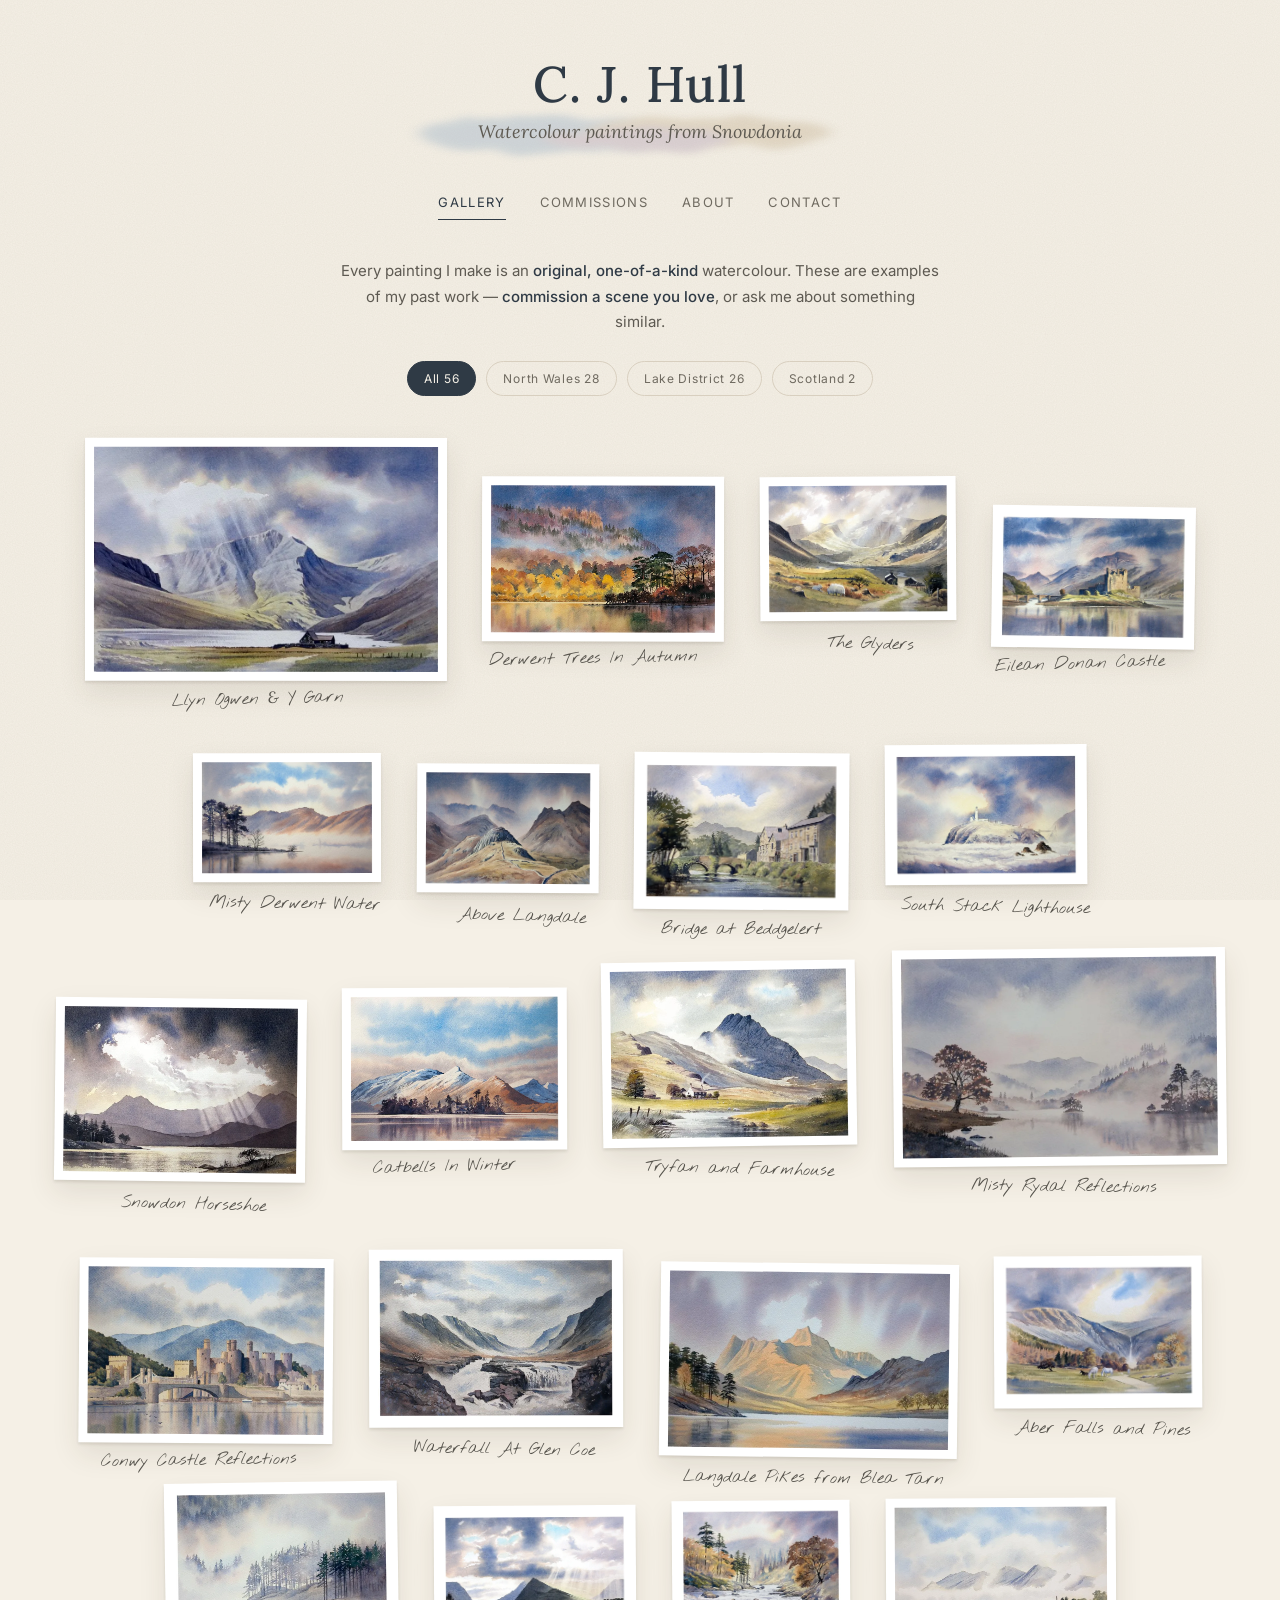
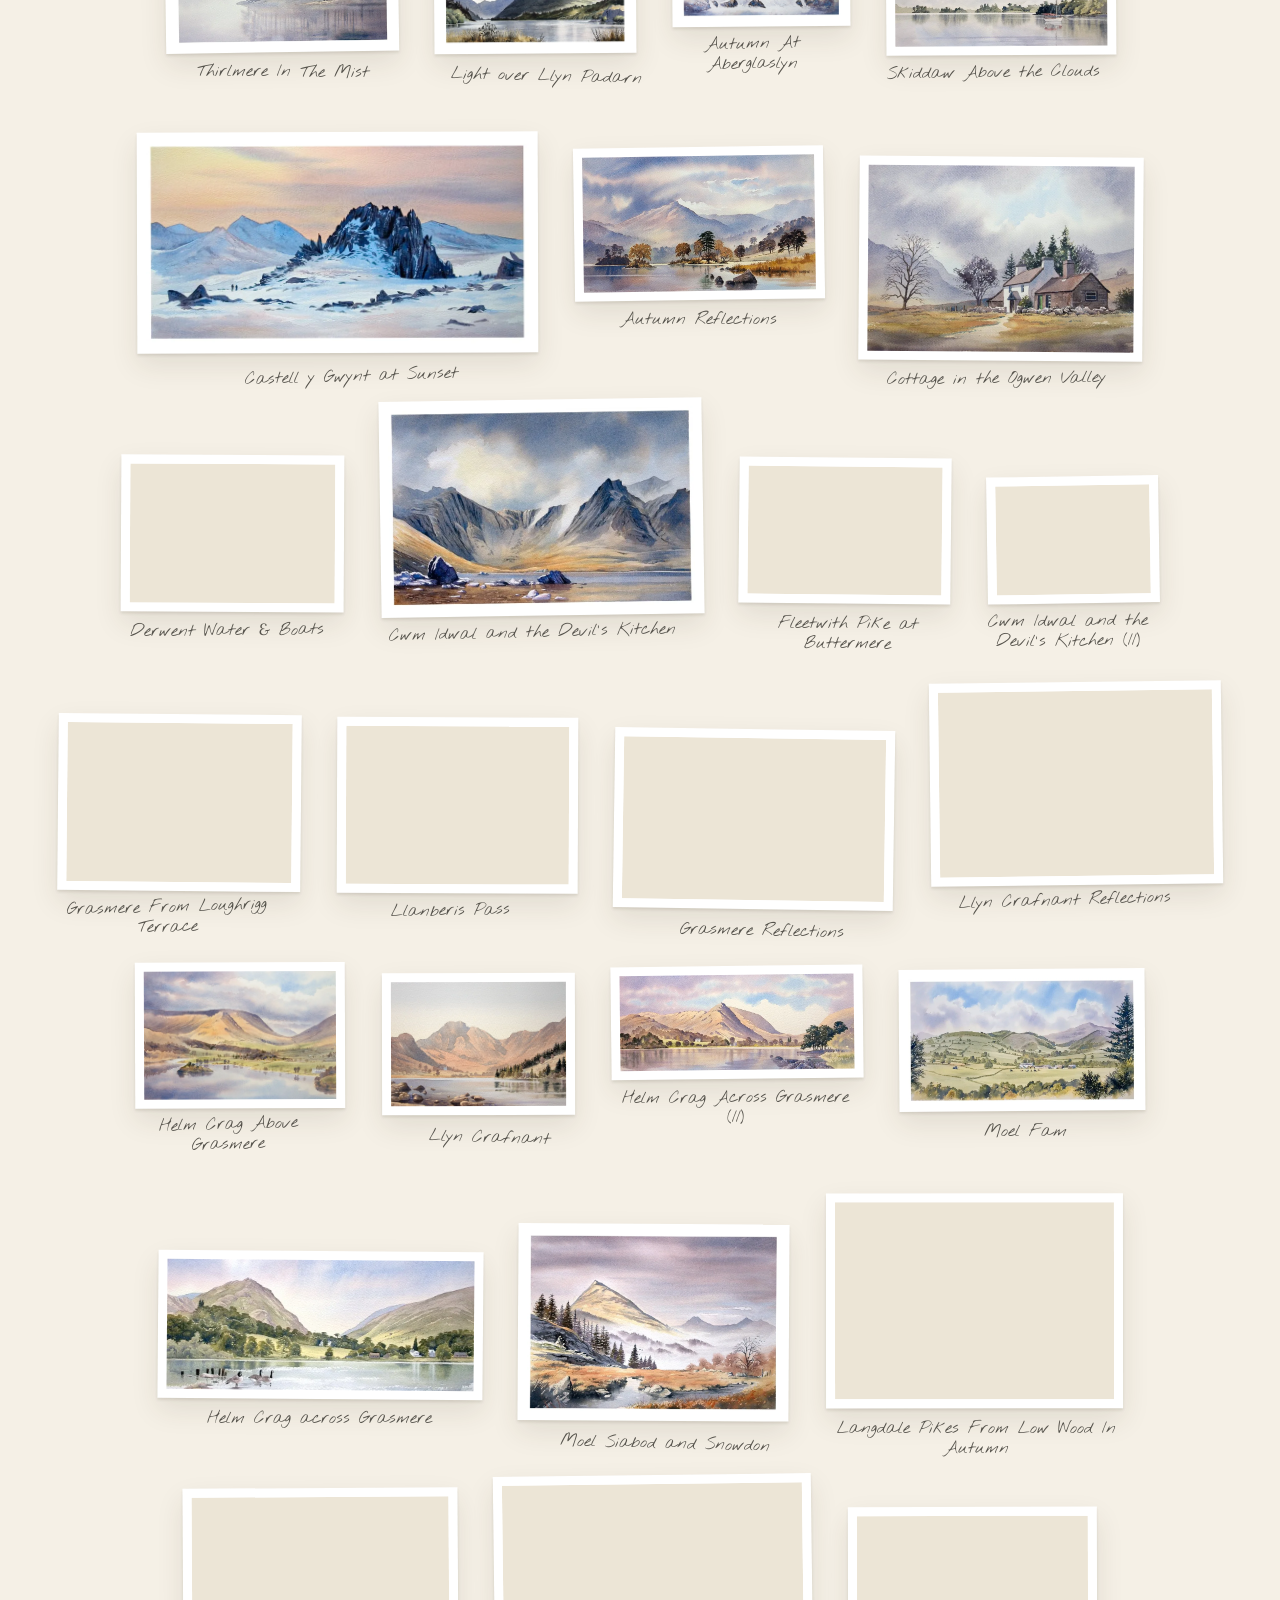
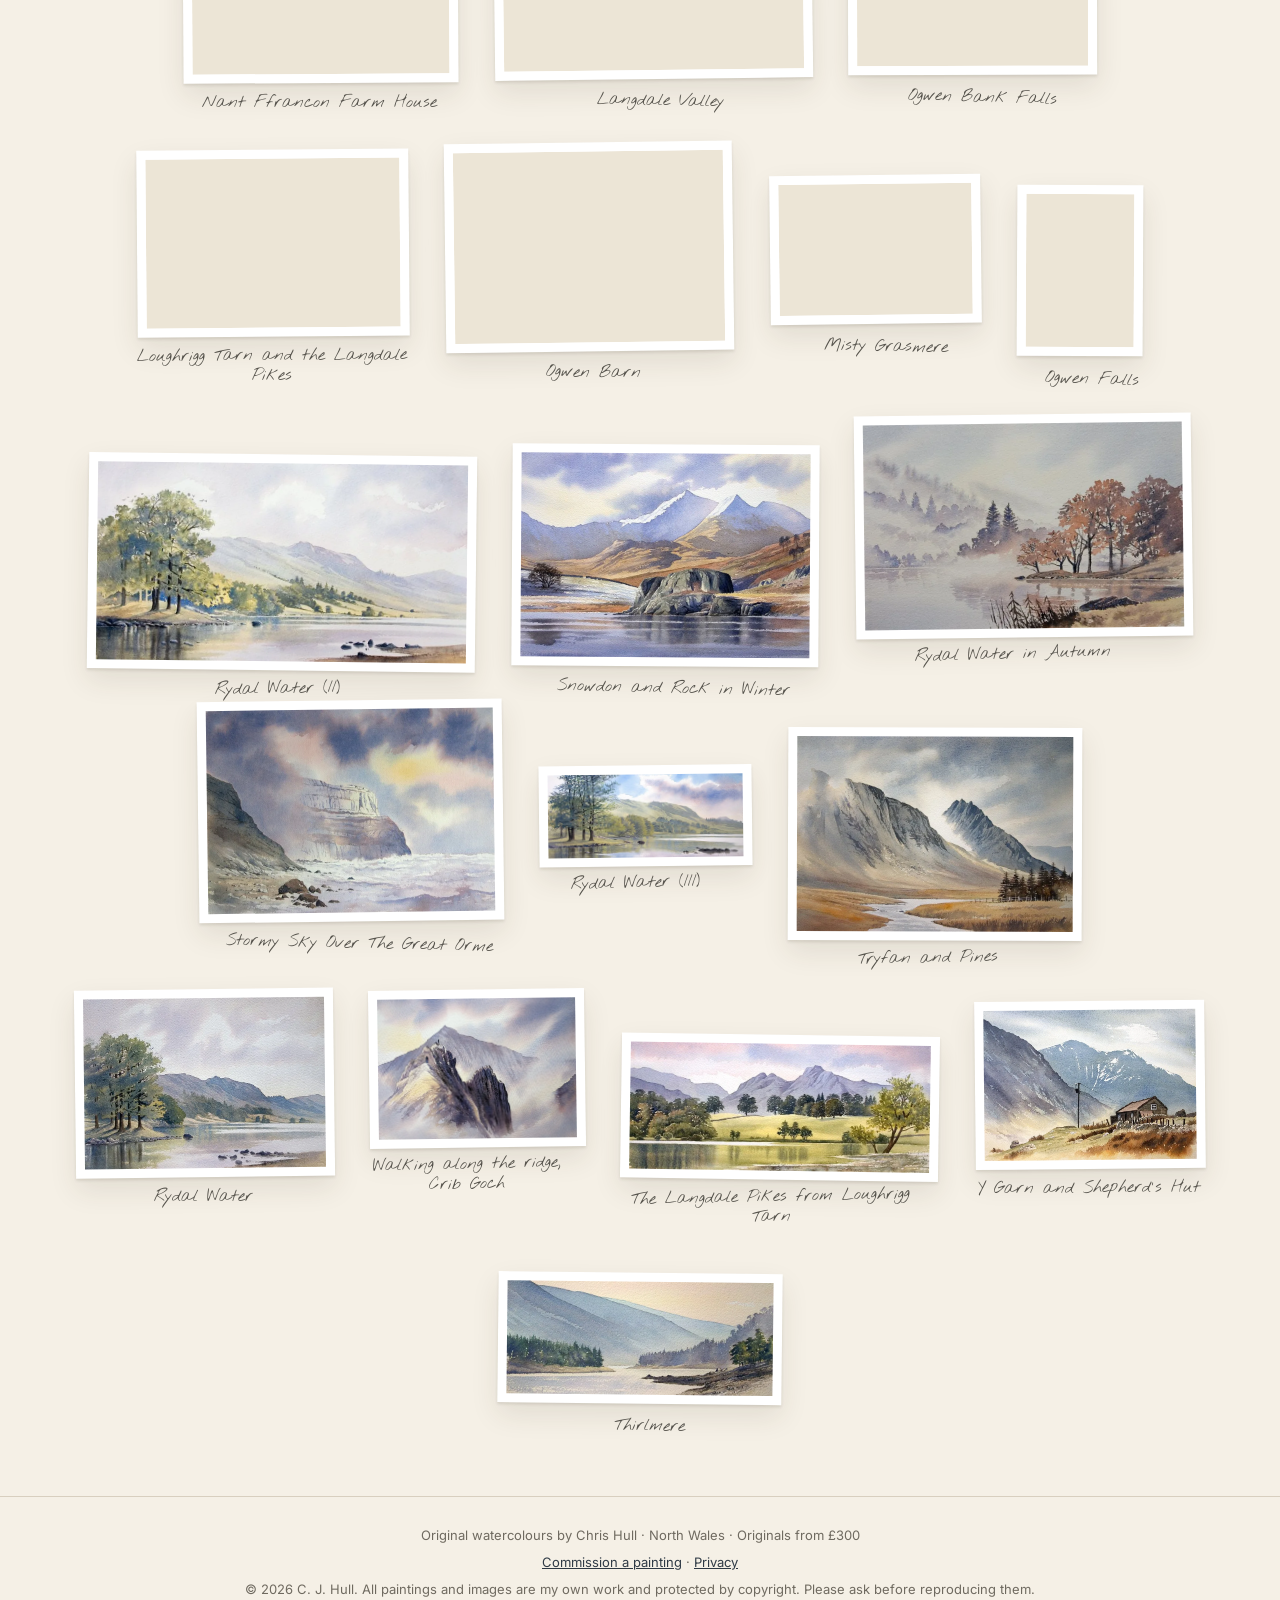
<file: index.html>
<!doctype html>
<html lang="en-GB">
<head>
<meta charset="utf-8">
<meta name="viewport" content="width=device-width, initial-scale=1">
<title>C. J. Hull – Original Watercolour Paintings of Snowdonia &amp; the Lake District</title>
<meta name="description" content="Original, one-of-a-kind watercolour paintings by North Wales artist Chris Hull. Browse past work from Snowdonia, the Lake District and Scotland, and commission a scene you love.">
<meta name="robots" content="noai, noimageai">
<link rel="canonical" href="https://www.chrishull.co.uk/">
<meta property="og:type" content="website">
<meta property="og:site_name" content="C. J. Hull Watercolours">
<meta property="og:locale" content="en_GB">
<meta property="og:title" content="C. J. Hull – Original Watercolour Paintings of Snowdonia &amp; the Lake District">
<meta property="og:description" content="Original, one-of-a-kind watercolour paintings by North Wales artist Chris Hull. Browse past work from Snowdonia, the Lake District and Scotland, and commission a scene you love.">
<meta property="og:url" content="https://www.chrishull.co.uk/">
<meta property="og:image" content="https://www.chrishull.co.uk/assets/og-image.jpg">
<meta property="og:image:width" content="1200">
<meta property="og:image:height" content="630">
<meta property="og:image:alt" content="C. J. Hull, original watercolour paintings, beside a framed watercolour of Llyn Ogwen and Y Garn">
<meta name="twitter:card" content="summary_large_image">
<meta name="theme-color" content="#f5f0e6">
<link rel="icon" href="favicon.ico" sizes="32x32">
<link rel="icon" href="assets/icons/favicon.svg" type="image/svg+xml">
<link rel="apple-touch-icon" href="assets/icons/apple-touch-icon.png">
<script type="application/ld+json">{"@context": "https://schema.org", "@type": "Person", "name": "Chris Hull", "alternateName": "C. J. Hull", "jobTitle": "Watercolour artist", "url": "https://www.chrishull.co.uk/", "image": "https://www.chrishull.co.uk/profile/chris-sketching-in-the-snow.jpg", "description": "Watercolour artist based in North Wales, on the edge of Snowdonia National Park, painting original landscapes and commissions.", "address": {"@type": "PostalAddress", "addressRegion": "North Wales", "addressCountry": "GB"}, "award": "Welsh Regional Final winner and grand finalist, Channel 4's Watercolour Challenge"}</script>
<link rel="preload" href="assets/fonts/lora-latin-500-normal.woff2" as="font" type="font/woff2" crossorigin>
<link rel="preload" href="assets/fonts/inter-latin-400-normal.woff2" as="font" type="font/woff2" crossorigin>
<link rel="stylesheet" href="assets/css/site.css">
</head>
<body>
<a class="skip-link" href="#main">Skip to paintings</a>

<header class="site-header">
  <div class="brand">
    <a class="mark" href="./">C. J. Hull</a>
    <p class="tagline">Watercolour paintings from Snowdonia</p>
    <svg class="wash" viewBox="0 0 900 260" preserveAspectRatio="none" aria-hidden="true" focusable="false">
      <defs><filter id="wash-blur" x="-20%" y="-40%" width="140%" height="180%"><feTurbulence type="fractalNoise" baseFrequency=".012" numOctaves="3" seed="4"/><feDisplacementMap in="SourceGraphic" scale="60"/><feGaussianBlur stdDeviation="14"/></filter></defs>
      <g filter="url(#wash-blur)" opacity=".5"><ellipse cx="330" cy="130" rx="260" ry="70" fill="#9fb4c7"/><ellipse cx="560" cy="120" rx="220" ry="60" fill="#c9b79a"/><ellipse cx="450" cy="150" rx="160" ry="40" fill="#b8a7b8"/></g>
    </svg>
  </div>
  <nav class="site-nav" aria-label="Main">
    <ul>
      <li><a href="./" aria-current="page">Gallery</a></li>
      <li><a href="commissions.html">Commissions</a></li>
      <li><a href="about.html">About</a></li>
      <li><a href="contact.html">Contact</a></li>
    </ul>
  </nav>
</header>

<main id="main">
  <h1 class="visually-hidden">Gallery of original watercolour paintings</h1>
  <p class="intro">Every painting I make is an <strong>original, one-of-a-kind</strong> watercolour. These are examples of my past work — <strong>commission a scene you love</strong>, or ask me about something similar.</p>

  <ul class="filters" aria-label="Filter paintings by region">
    <li><button type="button" data-filter="all" aria-pressed="true">All</button></li>
    <li><button type="button" data-filter="north-wales" aria-pressed="false">North Wales</button></li>
    <li><button type="button" data-filter="lake-district" aria-pressed="false">Lake District</button></li>
    <li><button type="button" data-filter="scotland" aria-pressed="false">Scotland</button></li>
  </ul>

  <ul class="gallery" id="gallery" aria-live="polite"></ul>
  <noscript><p class="gallery-empty">The gallery needs JavaScript to load. Please enable it, or <a href="contact.html">get in touch</a>.</p></noscript>
</main>

<dialog class="lightbox" id="lightbox" aria-labelledby="lb-title">
  <p class="lb-count" id="lb-count"></p>
  <div class="lb-stage" id="lb-stage">
    <div class="frame"><picture><source id="lb-webp" type="image/webp"><img class="lb-img" id="lb-img" alt=""></picture></div>
  </div>
  <div class="lb-info">
    <h2 class="lb-title" id="lb-title"></h2>
    <p class="lb-meta" id="lb-meta"></p>
    <a class="btn" id="lb-enquire" href="contact.html">Enquire about a painting like this</a>
  </div>
  <button type="button" class="lb-btn lb-close" id="lb-close" aria-label="Close">
    <svg viewBox="0 0 24 24" fill="none" stroke="currentColor" stroke-width="1.6" aria-hidden="true"><path d="M6 6l12 12M18 6L6 18"/></svg>
  </button>
  <button type="button" class="lb-btn lb-prev" id="lb-prev" aria-label="Previous painting">
    <svg viewBox="0 0 24 24" fill="none" stroke="currentColor" stroke-width="1.6" aria-hidden="true"><path d="M15 5l-7 7 7 7"/></svg>
  </button>
  <button type="button" class="lb-btn lb-next" id="lb-next" aria-label="Next painting">
    <svg viewBox="0 0 24 24" fill="none" stroke="currentColor" stroke-width="1.6" aria-hidden="true"><path d="M9 5l7 7-7 7"/></svg>
  </button>
</dialog>

<footer class="site-footer">
  <p>Original watercolours by Chris Hull · North Wales · Originals from £300</p>
  <p><a href="commissions.html">Commission a painting</a> · <a href="privacy.html">Privacy</a></p>
  <p>© <span id="year">2026</span> C. J. Hull. All paintings and images are my own work and protected by copyright. Please ask before reproducing them.</p>
</footer>

<script src="assets/js/site.js" defer></script>
<script src="assets/js/gallery.js" defer></script>
</body>
</html>
</file>
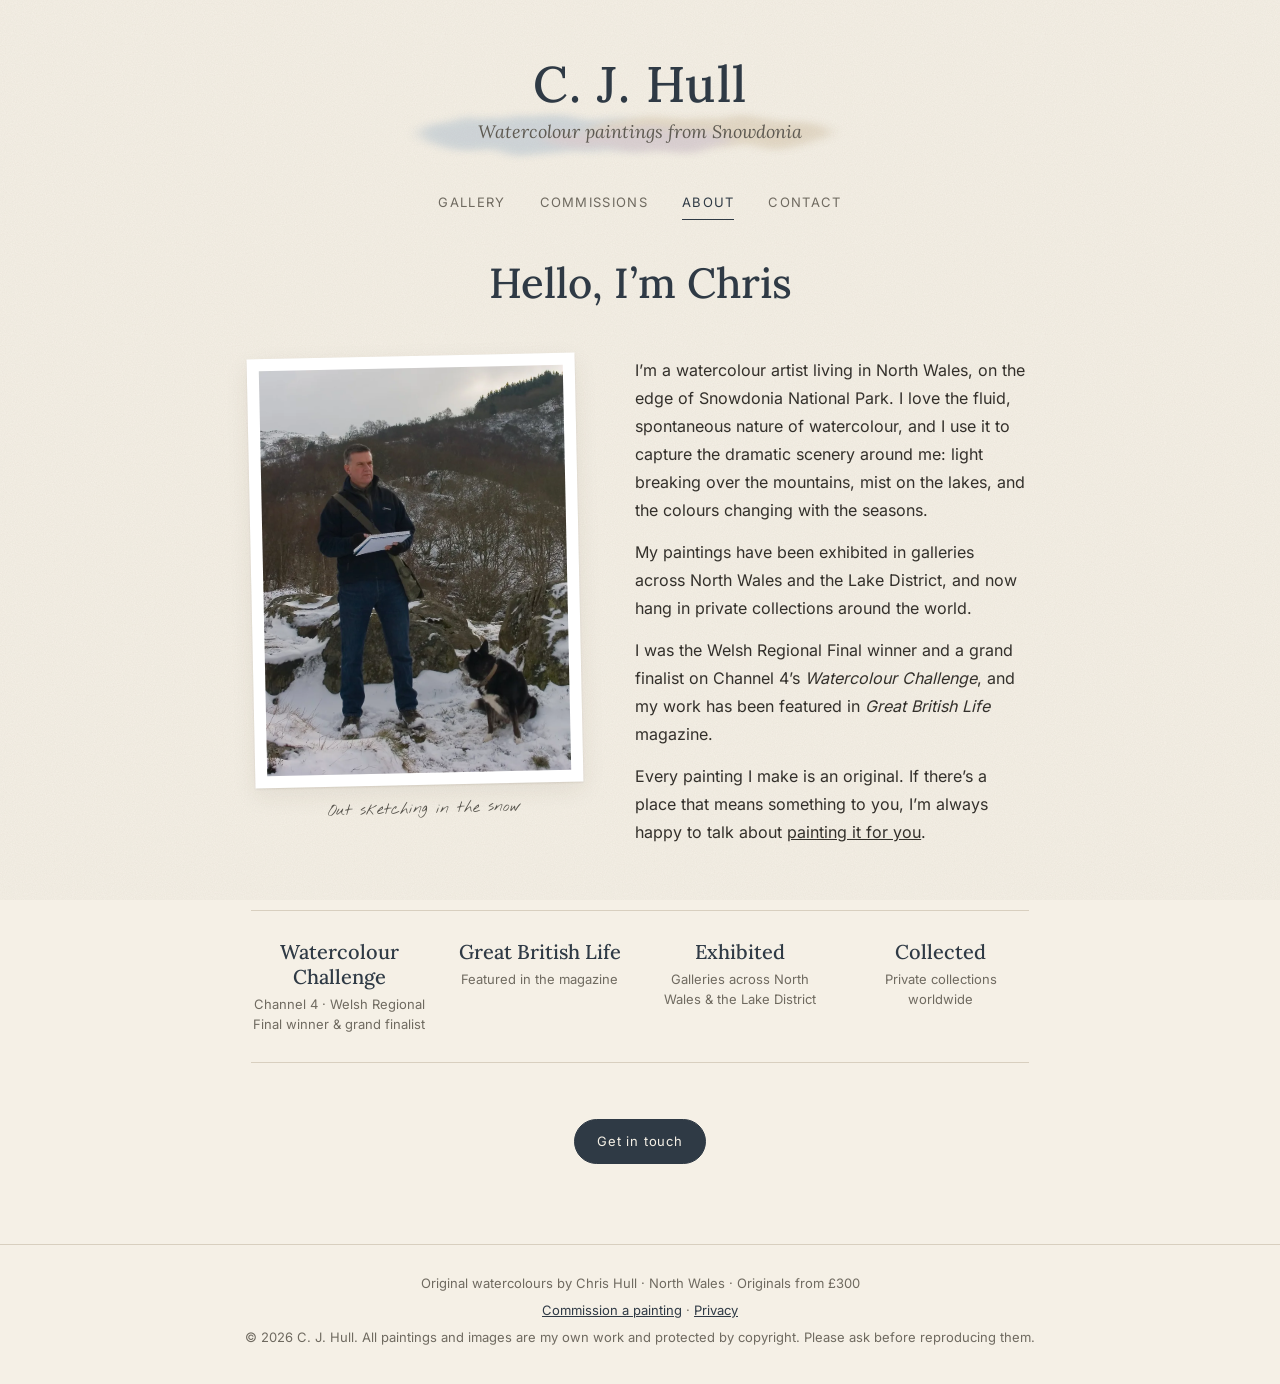
<file: about.html>
<!doctype html>
<html lang="en-GB">
<head>
<meta charset="utf-8">
<meta name="viewport" content="width=device-width, initial-scale=1">
<title>About Chris Hull – Watercolour Artist, North Wales</title>
<meta name="description" content="Chris Hull is a watercolour artist based on the edge of Snowdonia. Welsh Regional Final winner and grand finalist on Channel 4’s Watercolour Challenge.">
<meta name="robots" content="noai, noimageai">
<link rel="canonical" href="https://www.chrishull.co.uk/about.html">
<meta property="og:type" content="website">
<meta property="og:site_name" content="C. J. Hull Watercolours">
<meta property="og:locale" content="en_GB">
<meta property="og:title" content="About Chris Hull – Watercolour Artist, North Wales">
<meta property="og:description" content="Chris Hull is a watercolour artist based on the edge of Snowdonia. Welsh Regional Final winner and grand finalist on Channel 4’s Watercolour Challenge.">
<meta property="og:url" content="https://www.chrishull.co.uk/about.html">
<meta property="og:image" content="https://www.chrishull.co.uk/assets/og-image.jpg">
<meta property="og:image:width" content="1200">
<meta property="og:image:height" content="630">
<meta property="og:image:alt" content="C. J. Hull, original watercolour paintings, beside a framed watercolour of Llyn Ogwen and Y Garn">
<meta name="twitter:card" content="summary_large_image">
<meta name="theme-color" content="#f5f0e6">
<link rel="icon" href="favicon.ico" sizes="32x32">
<link rel="icon" href="assets/icons/favicon.svg" type="image/svg+xml">
<link rel="apple-touch-icon" href="assets/icons/apple-touch-icon.png">
<link rel="preload" href="assets/fonts/lora-latin-500-normal.woff2" as="font" type="font/woff2" crossorigin>
<link rel="preload" href="assets/fonts/inter-latin-400-normal.woff2" as="font" type="font/woff2" crossorigin>
<link rel="stylesheet" href="assets/css/site.css">
</head>
<body>
<a class="skip-link" href="#main">Skip to content</a>

<header class="site-header">
  <div class="brand">
    <a class="mark" href="./">C. J. Hull</a>
    <p class="tagline">Watercolour paintings from Snowdonia</p>
    <svg class="wash" viewBox="0 0 900 260" preserveAspectRatio="none" aria-hidden="true" focusable="false">
      <defs><filter id="wash-blur" x="-20%" y="-40%" width="140%" height="180%"><feTurbulence type="fractalNoise" baseFrequency=".012" numOctaves="3" seed="4"/><feDisplacementMap in="SourceGraphic" scale="60"/><feGaussianBlur stdDeviation="14"/></filter></defs>
      <g filter="url(#wash-blur)" opacity=".5"><ellipse cx="330" cy="130" rx="260" ry="70" fill="#9fb4c7"/><ellipse cx="560" cy="120" rx="220" ry="60" fill="#c9b79a"/><ellipse cx="450" cy="150" rx="160" ry="40" fill="#b8a7b8"/></g>
    </svg>
  </div>
  <nav class="site-nav" aria-label="Main">
    <ul>
      <li><a href="./">Gallery</a></li>
      <li><a href="commissions.html">Commissions</a></li>
      <li><a href="about.html" aria-current="page">About</a></li>
      <li><a href="contact.html">Contact</a></li>
    </ul>
  </nav>
</header>

<main id="main" class="page">
  <div class="page-head">
    <h1>Hello, I’m Chris</h1>
  </div>

  <section class="about">
    <figure>
      <div class="frame"><picture><source type="image/webp" srcset="profile/800/chris-sketching-in-the-snow.webp 800w, profile/chris-sketching-in-the-snow.webp 1200w" sizes="(max-width: 760px) min(380px, calc(100vw - 32px)), 360px"><img src="profile/800/chris-sketching-in-the-snow.jpg" srcset="profile/800/chris-sketching-in-the-snow.jpg 800w, profile/chris-sketching-in-the-snow.jpg 1200w" sizes="(max-width: 760px) min(380px, calc(100vw - 32px)), 360px" alt="Chris Hull standing on a snowy hillside with a sketchbook, his dog sitting beside him" width="1200" height="1600" loading="eager"></picture></div>
      <figcaption>Out sketching in the snow</figcaption>
    </figure>
    <div class="prose">
      <p>I’m a watercolour artist living in North Wales, on the edge of Snowdonia National Park. I love the fluid, spontaneous nature of watercolour, and I use it to capture the dramatic scenery around me: light breaking over the mountains, mist on the lakes, and the colours changing with the seasons.</p>
      <p>My paintings have been exhibited in galleries across North Wales and the Lake District, and now hang in private collections around the world.</p>
      <p>I was the Welsh Regional Final winner and a grand finalist on Channel 4’s <em>Watercolour Challenge</em>, and my work has been featured in <em>Great British Life</em> magazine.</p>
      <p>Every painting I make is an original. If there’s a place that means something to you, I’m always happy to talk about <a href="commissions.html">painting it for you</a>.</p>
    </div>
  </section>

  <section aria-labelledby="press">
    <h2 id="press" class="visually-hidden">Press and credentials</h2>
    <ul class="credentials">
      <li><strong>Watercolour Challenge</strong><span>Channel 4 · Welsh Regional Final winner &amp; grand finalist</span></li>
      <li><strong>Great British Life</strong><span>Featured in the magazine</span></li>
      <li><strong>Exhibited</strong><span>Galleries across North Wales &amp; the Lake District</span></li>
      <li><strong>Collected</strong><span>Private collections worldwide</span></li>
    </ul>
  </section>

  <div class="cta">
    <a class="btn" href="contact.html">Get in touch</a>
  </div>
</main>

<footer class="site-footer">
  <p>Original watercolours by Chris Hull · North Wales · Originals from £300</p>
  <p><a href="commissions.html">Commission a painting</a> · <a href="privacy.html">Privacy</a></p>
  <p>© <span id="year">2026</span> C. J. Hull. All paintings and images are my own work and protected by copyright. Please ask before reproducing them.</p>
</footer>

<script src="assets/js/site.js" defer></script>
</body>
</html>
</file>
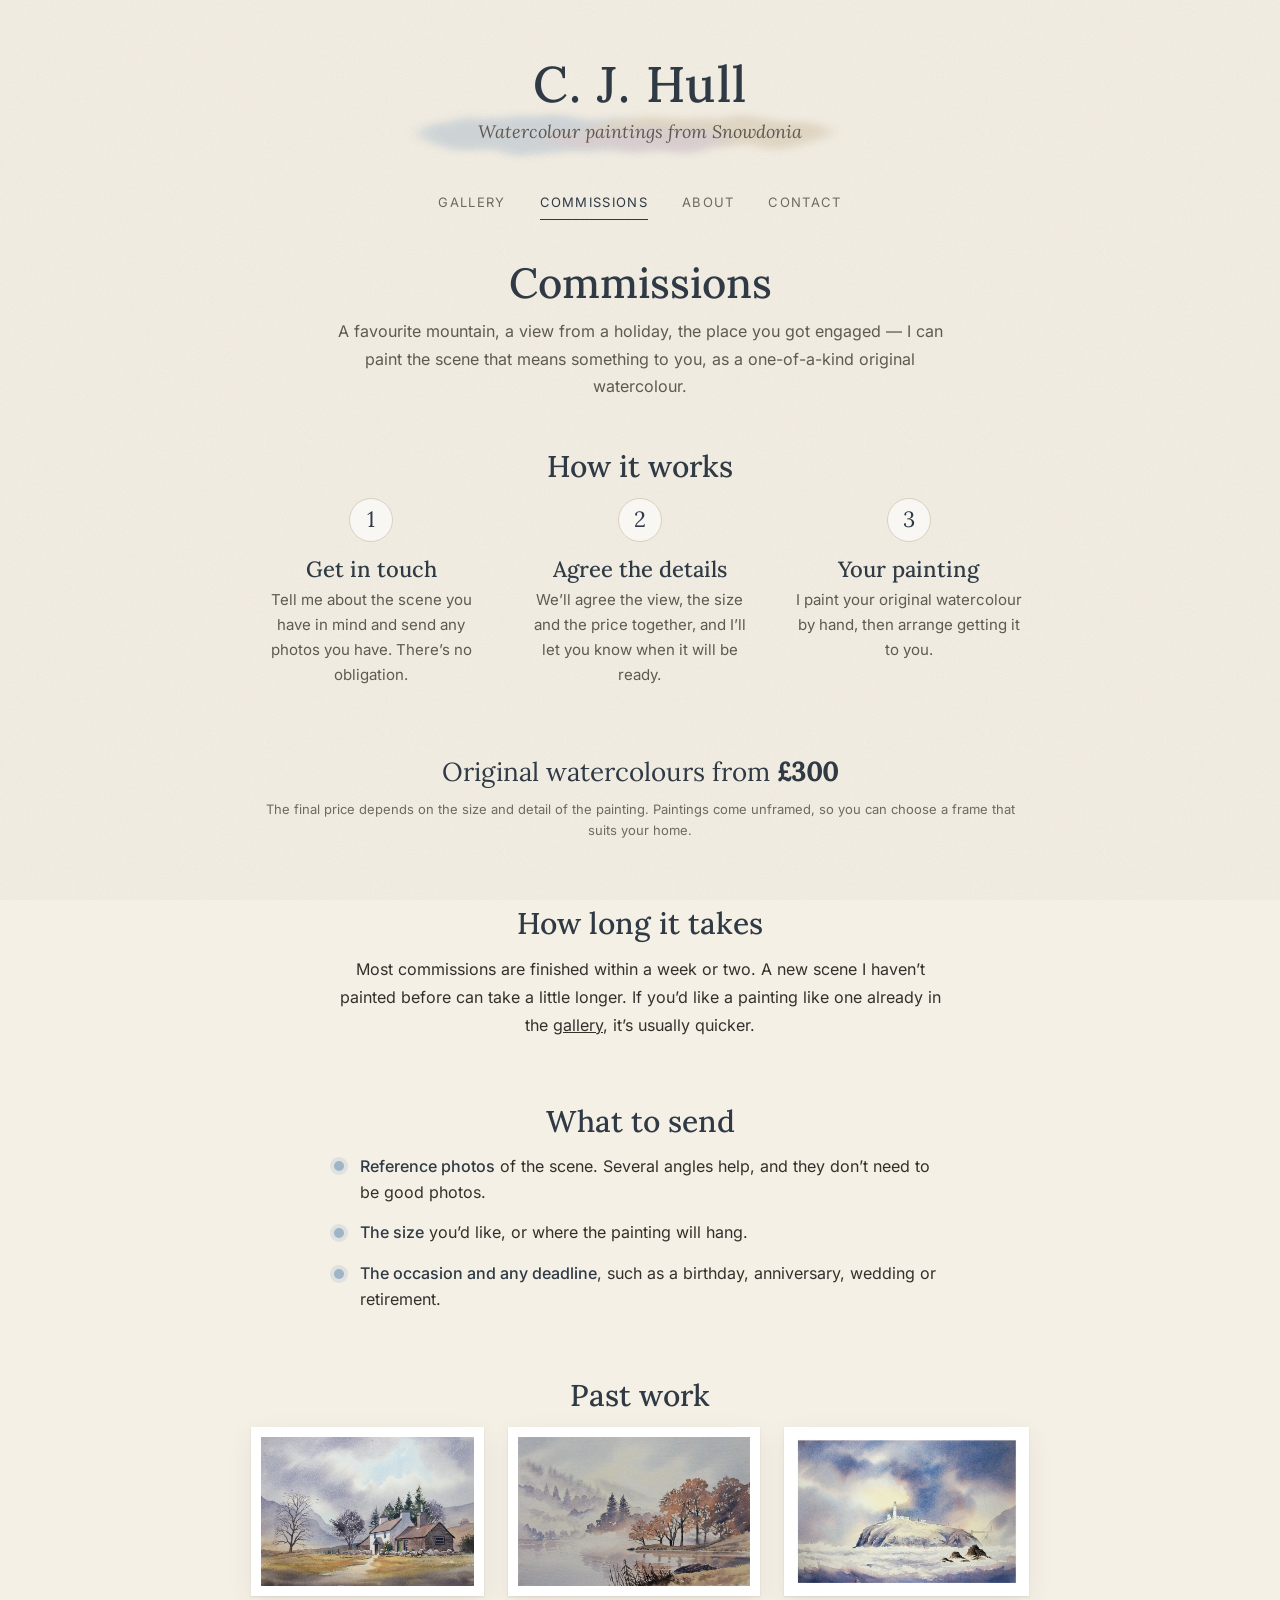
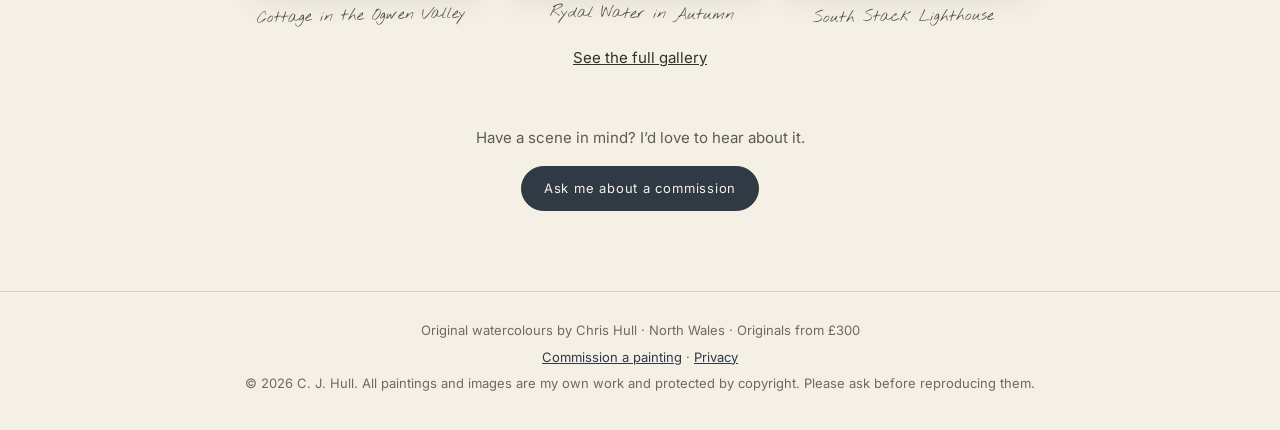
<file: commissions.html>
<!doctype html>
<html lang="en-GB">
<head>
<meta charset="utf-8">
<meta name="viewport" content="width=device-width, initial-scale=1">
<title>Commission a Watercolour Painting – C. J. Hull</title>
<meta name="description" content="Commission an original watercolour from North Wales artist Chris Hull: a favourite view, a special place or a gift. Originals from £300, usually ready within a week or two.">
<meta name="robots" content="noai, noimageai">
<link rel="canonical" href="https://www.chrishull.co.uk/commissions.html">
<meta property="og:type" content="website">
<meta property="og:site_name" content="C. J. Hull Watercolours">
<meta property="og:locale" content="en_GB">
<meta property="og:title" content="Commission a Watercolour Painting – C. J. Hull">
<meta property="og:description" content="Commission an original watercolour from North Wales artist Chris Hull: a favourite view, a special place or a gift. Originals from £300, usually ready within a week or two.">
<meta property="og:url" content="https://www.chrishull.co.uk/commissions.html">
<meta property="og:image" content="https://www.chrishull.co.uk/assets/og-image.jpg">
<meta property="og:image:width" content="1200">
<meta property="og:image:height" content="630">
<meta property="og:image:alt" content="C. J. Hull, original watercolour paintings, beside a framed watercolour of Llyn Ogwen and Y Garn">
<meta name="twitter:card" content="summary_large_image">
<meta name="theme-color" content="#f5f0e6">
<link rel="icon" href="favicon.ico" sizes="32x32">
<link rel="icon" href="assets/icons/favicon.svg" type="image/svg+xml">
<link rel="apple-touch-icon" href="assets/icons/apple-touch-icon.png">
<link rel="preload" href="assets/fonts/lora-latin-500-normal.woff2" as="font" type="font/woff2" crossorigin>
<link rel="preload" href="assets/fonts/inter-latin-400-normal.woff2" as="font" type="font/woff2" crossorigin>
<link rel="stylesheet" href="assets/css/site.css">
</head>
<body>
<a class="skip-link" href="#main">Skip to content</a>

<header class="site-header">
  <div class="brand">
    <a class="mark" href="./">C. J. Hull</a>
    <p class="tagline">Watercolour paintings from Snowdonia</p>
    <svg class="wash" viewBox="0 0 900 260" preserveAspectRatio="none" aria-hidden="true" focusable="false">
      <defs><filter id="wash-blur" x="-20%" y="-40%" width="140%" height="180%"><feTurbulence type="fractalNoise" baseFrequency=".012" numOctaves="3" seed="4"/><feDisplacementMap in="SourceGraphic" scale="60"/><feGaussianBlur stdDeviation="14"/></filter></defs>
      <g filter="url(#wash-blur)" opacity=".5"><ellipse cx="330" cy="130" rx="260" ry="70" fill="#9fb4c7"/><ellipse cx="560" cy="120" rx="220" ry="60" fill="#c9b79a"/><ellipse cx="450" cy="150" rx="160" ry="40" fill="#b8a7b8"/></g>
    </svg>
  </div>
  <nav class="site-nav" aria-label="Main">
    <ul>
      <li><a href="./">Gallery</a></li>
      <li><a href="commissions.html" aria-current="page">Commissions</a></li>
      <li><a href="about.html">About</a></li>
      <li><a href="contact.html">Contact</a></li>
    </ul>
  </nav>
</header>

<main id="main" class="page">
  <div class="page-head">
    <h1>Commissions</h1>
    <p>A favourite mountain, a view from a holiday, the place you got engaged — I can paint the scene that means something to you, as a one-of-a-kind original watercolour.</p>
  </div>

  <section aria-labelledby="how">
    <h2 id="how" class="center">How it works</h2>
    <ol class="steps">
      <li><h3>Get in touch</h3><p>Tell me about the scene you have in mind and send any photos you have. There’s no obligation.</p></li>
      <li><h3>Agree the details</h3><p>We’ll agree the view, the size and the price together, and I’ll let you know when it will be ready.</p></li>
      <li><h3>Your painting</h3><p>I paint your original watercolour by hand, then arrange getting it to you.</p></li>
    </ol>
  </section>

  <section aria-labelledby="price">
    <p class="lead-price" id="price">Original watercolours from <strong>£300</strong></p>
    <p class="center small" style="margin-top:6px">The final price depends on the size and detail of the painting. Paintings come unframed, so you can choose a frame that suits your home.</p>
  </section>

  <section aria-labelledby="time">
    <h2 id="time" class="center">How long it takes</h2>
    <div class="prose center" style="max-width:620px;margin:0 auto">
      <p>Most commissions are finished within a week or two. A new scene I haven’t painted before can take a little longer. If you’d like a painting like one already in the <a href="./">gallery</a>, it’s usually quicker.</p>
    </div>
  </section>

  <section aria-labelledby="send">
    <h2 id="send" class="center">What to send</h2>
    <ul class="checklist">
      <li><strong>Reference photos</strong> of the scene. Several angles help, and they don’t need to be good photos.</li>
      <li><strong>The size</strong> you’d like, or where the painting will hang.</li>
      <li><strong>The occasion and any deadline</strong>, such as a birthday, anniversary, wedding or retirement.</li>
    </ul>
  </section>

  <section aria-labelledby="examples">
    <h2 id="examples" class="center">Past work</h2>
    <div class="examples">
      <figure style="--r:1.4292"><div class="frame"><picture><source type="image/webp" srcset="images/800/cottage-in-the-ogwen-valley.webp 800w, images/cottage-in-the-ogwen-valley.webp 969w" sizes="(max-width: 760px) calc(100vw - 32px), 300px"><img src="images/800/cottage-in-the-ogwen-valley.jpg" srcset="images/800/cottage-in-the-ogwen-valley.jpg 800w, images/cottage-in-the-ogwen-valley.jpg 969w" sizes="(max-width: 760px) calc(100vw - 32px), 300px" alt="A whitewashed stone cottage with a slate roof and a bare tree, in the Ogwen Valley" width="969" height="678" loading="lazy" decoding="async"></picture></div><figcaption>Cottage in the Ogwen Valley</figcaption></figure>
      <figure style="--r:1.5564"><div class="frame"><picture><source type="image/webp" srcset="images/800/rydal-water-in-autumn.webp 800w, images/rydal-water-in-autumn.webp 842w" sizes="(max-width: 760px) calc(100vw - 32px), 300px"><img src="images/800/rydal-water-in-autumn.jpg" srcset="images/800/rydal-water-in-autumn.jpg 800w, images/rydal-water-in-autumn.jpg 842w" sizes="(max-width: 760px) calc(100vw - 32px), 300px" alt="Autumn trees half hidden in mist beside Rydal Water, with reeds in the foreground" width="842" height="541" loading="lazy" decoding="async"></picture></div><figcaption>Rydal Water in Autumn</figcaption></figure>
      <figure style="--r:1.5102"><div class="frame"><picture><source type="image/webp" srcset="images/800/south-stack-lighthouse.webp 800w, images/south-stack-lighthouse.webp 959w" sizes="(max-width: 760px) calc(100vw - 32px), 300px"><img src="images/800/south-stack-lighthouse.jpg" srcset="images/800/south-stack-lighthouse.jpg 800w, images/south-stack-lighthouse.jpg 959w" sizes="(max-width: 760px) calc(100vw - 32px), 300px" alt="South Stack lighthouse on its rocky island above a sea of white surf, under a stormy sky" width="959" height="635" loading="lazy" decoding="async"></picture></div><figcaption>South Stack Lighthouse</figcaption></figure>
    </div>
    <p class="center" style="margin-top:22px"><a href="./">See the full gallery</a></p>
  </section>

  <div class="cta">
    <p>Have a scene in mind? I’d love to hear about it.</p>
    <a class="btn" href="contact.html">Ask me about a commission</a>
  </div>
</main>

<footer class="site-footer">
  <p>Original watercolours by Chris Hull · North Wales · Originals from £300</p>
  <p><a href="commissions.html">Commission a painting</a> · <a href="privacy.html">Privacy</a></p>
  <p>© <span id="year">2026</span> C. J. Hull. All paintings and images are my own work and protected by copyright. Please ask before reproducing them.</p>
</footer>

<script src="assets/js/site.js" defer></script>
</body>
</html>
</file>
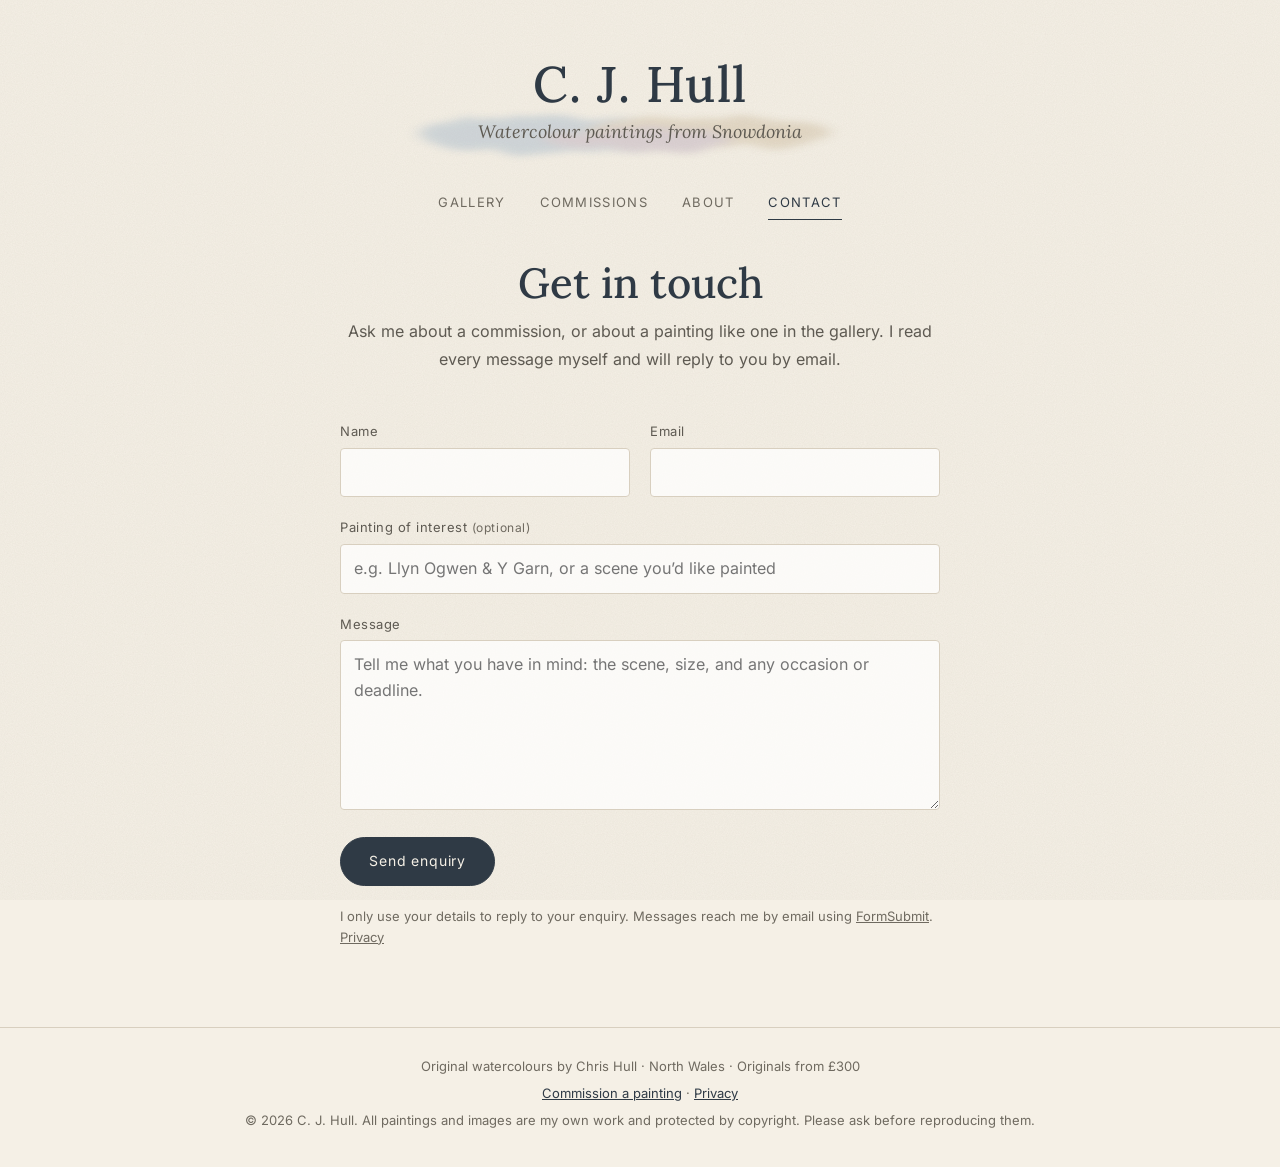
<file: contact.html>
<!doctype html>
<html lang="en-GB">
<head>
<meta charset="utf-8">
<meta name="viewport" content="width=device-width, initial-scale=1">
<title>Contact – C. J. Hull Watercolours</title>
<meta name="description" content="Get in touch with watercolour artist Chris Hull directly about a commission or a painting like one in the gallery.">
<meta name="robots" content="noai, noimageai">
<link rel="canonical" href="https://www.chrishull.co.uk/contact.html">
<meta property="og:type" content="website">
<meta property="og:site_name" content="C. J. Hull Watercolours">
<meta property="og:locale" content="en_GB">
<meta property="og:title" content="Contact – C. J. Hull Watercolours">
<meta property="og:description" content="Get in touch with watercolour artist Chris Hull directly about a commission or a painting like one in the gallery.">
<meta property="og:url" content="https://www.chrishull.co.uk/contact.html">
<meta property="og:image" content="https://www.chrishull.co.uk/assets/og-image.jpg">
<meta property="og:image:width" content="1200">
<meta property="og:image:height" content="630">
<meta property="og:image:alt" content="C. J. Hull, original watercolour paintings, beside a framed watercolour of Llyn Ogwen and Y Garn">
<meta name="twitter:card" content="summary_large_image">
<meta name="theme-color" content="#f5f0e6">
<link rel="icon" href="favicon.ico" sizes="32x32">
<link rel="icon" href="assets/icons/favicon.svg" type="image/svg+xml">
<link rel="apple-touch-icon" href="assets/icons/apple-touch-icon.png">
<link rel="preload" href="assets/fonts/lora-latin-500-normal.woff2" as="font" type="font/woff2" crossorigin>
<link rel="preload" href="assets/fonts/inter-latin-400-normal.woff2" as="font" type="font/woff2" crossorigin>
<link rel="stylesheet" href="assets/css/site.css">
</head>
<body>
<a class="skip-link" href="#main">Skip to content</a>

<header class="site-header">
  <div class="brand">
    <a class="mark" href="./">C. J. Hull</a>
    <p class="tagline">Watercolour paintings from Snowdonia</p>
    <svg class="wash" viewBox="0 0 900 260" preserveAspectRatio="none" aria-hidden="true" focusable="false">
      <defs><filter id="wash-blur" x="-20%" y="-40%" width="140%" height="180%"><feTurbulence type="fractalNoise" baseFrequency=".012" numOctaves="3" seed="4"/><feDisplacementMap in="SourceGraphic" scale="60"/><feGaussianBlur stdDeviation="14"/></filter></defs>
      <g filter="url(#wash-blur)" opacity=".5"><ellipse cx="330" cy="130" rx="260" ry="70" fill="#9fb4c7"/><ellipse cx="560" cy="120" rx="220" ry="60" fill="#c9b79a"/><ellipse cx="450" cy="150" rx="160" ry="40" fill="#b8a7b8"/></g>
    </svg>
  </div>
  <nav class="site-nav" aria-label="Main">
    <ul>
      <li><a href="./">Gallery</a></li>
      <li><a href="commissions.html">Commissions</a></li>
      <li><a href="about.html">About</a></li>
      <li><a href="contact.html" aria-current="page">Contact</a></li>
    </ul>
  </nav>
</header>

<main id="main" class="page">
  <div class="page-head">
    <h1>Get in touch</h1>
    <p>Ask me about a commission, or about a painting like one in the gallery. I read every message myself and will reply to you by email.</p>
  </div>

  <div id="form-wrap">
    <!-- FormSubmit form ID: the hashed alias from FormSubmit's activation email.
         Never put the real email address here: this repository is public. -->
    <form class="form" id="enquiry" action="https://formsubmit.co/c8b219c3bf55b5405bf95bac5af6b7fd" method="POST" data-form-id="c8b219c3bf55b5405bf95bac5af6b7fd">
      <input type="hidden" name="_subject" value="Painting enquiry from chrishull.co.uk">
      <input type="hidden" name="_template" value="table">
      <input type="hidden" name="_next" value="https://www.chrishull.co.uk/contact.html?sent=1">
      <div class="row2">
        <div class="field"><label for="name">Name</label><input id="name" name="name" autocomplete="name" required></div>
        <div class="field"><label for="email">Email</label><input id="email" name="email" type="email" autocomplete="email" required></div>
      </div>
      <div class="field"><label for="painting">Painting of interest <span class="opt">(optional)</span></label><input id="painting" name="painting" placeholder="e.g. Llyn Ogwen &amp; Y Garn, or a scene you’d like painted"></div>
      <div class="field"><label for="message">Message</label><textarea id="message" name="message" required placeholder="Tell me what you have in mind: the scene, size, and any occasion or deadline."></textarea></div>
      <!-- Honeypot: hidden from people, bots fill it in and FormSubmit discards the message. -->
      <div class="honey" aria-hidden="true"><label for="website">Leave this empty</label><input id="website" type="text" name="_honey" tabindex="-1" autocomplete="off"></div>
      <p class="form-status form-status--error" id="form-error" role="alert" hidden></p>
      <button class="btn" type="submit">Send enquiry</button>
      <p class="form-note">I only use your details to reply to your enquiry. Messages reach me by email using <a href="https://formsubmit.co" rel="noopener">FormSubmit</a>. <a href="privacy.html">Privacy</a></p>
    </form>

    <div class="form-success" id="form-success" hidden>
      <h2 tabindex="-1">Thank you</h2>
      <p>Your message has been sent. I’ll get back to you soon.</p>
      <button type="button" class="btn btn--ghost" id="send-another">Send another message</button>
    </div>
  </div>
</main>

<footer class="site-footer">
  <p>Original watercolours by Chris Hull · North Wales · Originals from £300</p>
  <p><a href="commissions.html">Commission a painting</a> · <a href="privacy.html">Privacy</a></p>
  <p>© <span id="year">2026</span> C. J. Hull. All paintings and images are my own work and protected by copyright. Please ask before reproducing them.</p>
</footer>

<script src="assets/js/site.js" defer></script>
<script src="assets/js/contact.js" defer></script>
</body>
</html>
</file>
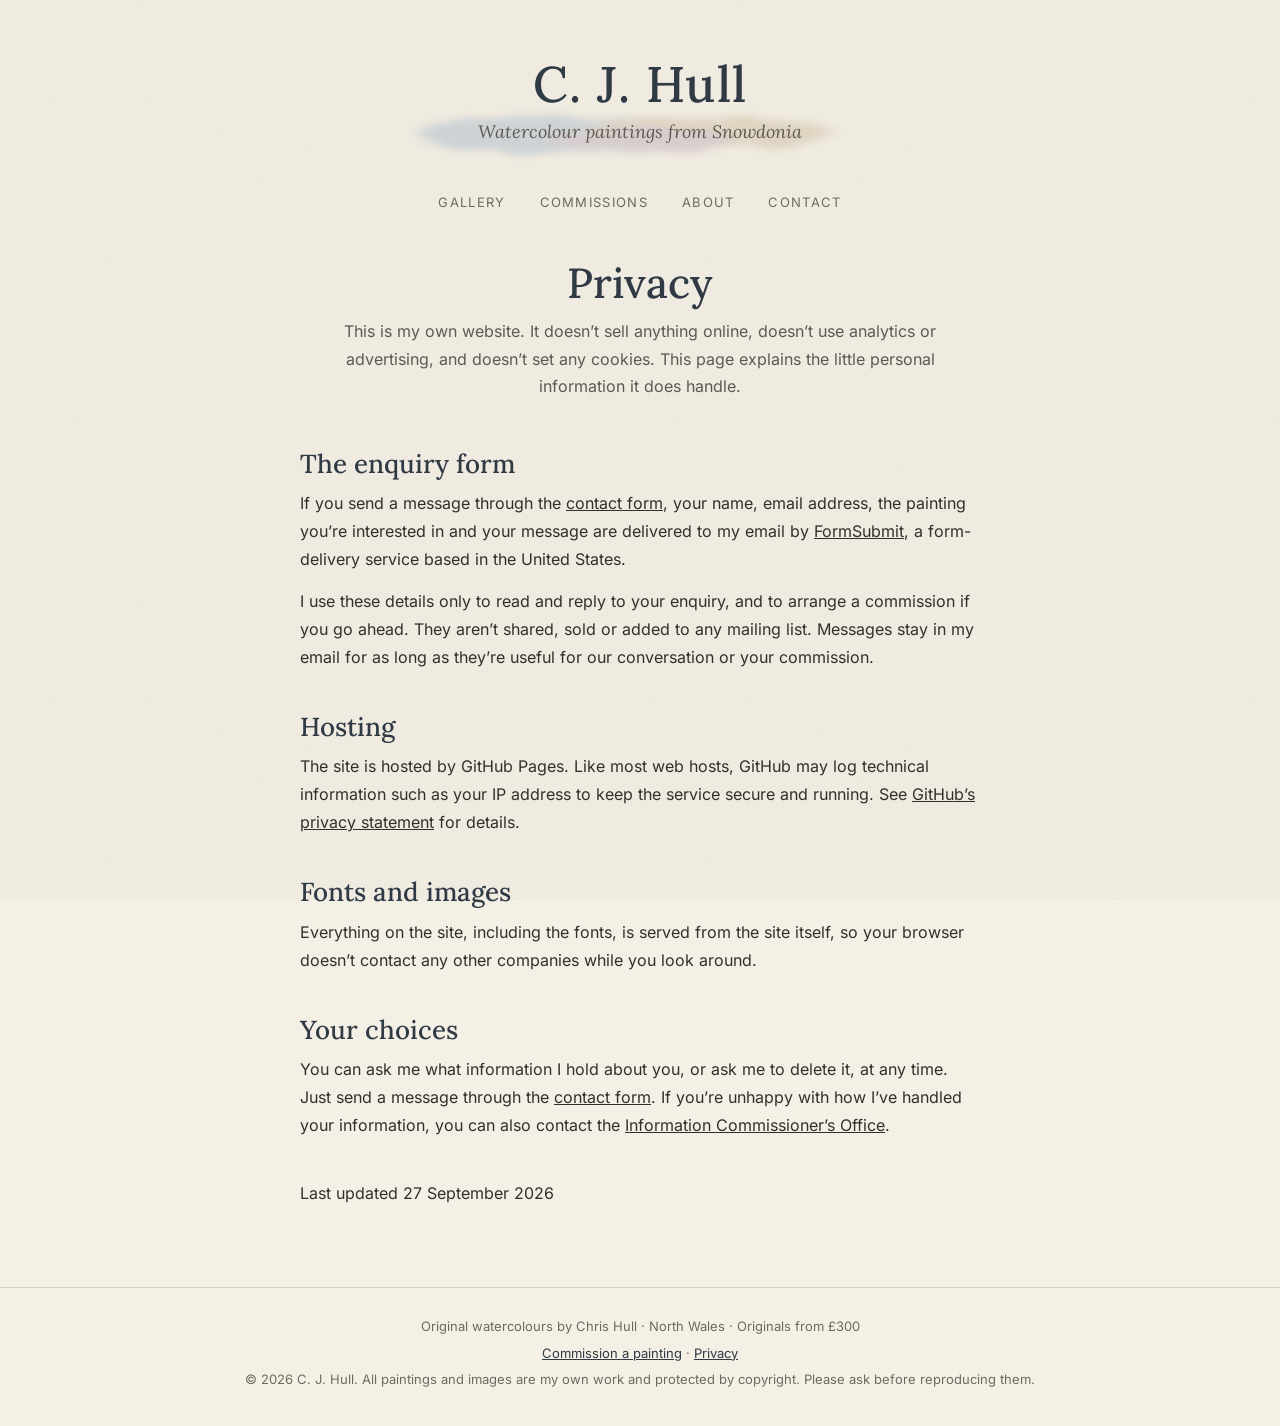
<file: privacy.html>
<!doctype html>
<html lang="en-GB">
<head>
<meta charset="utf-8">
<meta name="viewport" content="width=device-width, initial-scale=1">
<title>Privacy – C. J. Hull Watercolours</title>
<meta name="description" content="How chrishull.co.uk handles your personal information: the enquiry form, hosting, and your choices.">
<meta name="robots" content="noai, noimageai">
<link rel="canonical" href="https://www.chrishull.co.uk/privacy.html">
<meta property="og:type" content="website">
<meta property="og:site_name" content="C. J. Hull Watercolours">
<meta property="og:locale" content="en_GB">
<meta property="og:title" content="Privacy – C. J. Hull Watercolours">
<meta property="og:description" content="How chrishull.co.uk handles your personal information: the enquiry form, hosting, and your choices.">
<meta property="og:url" content="https://www.chrishull.co.uk/privacy.html">
<meta property="og:image" content="https://www.chrishull.co.uk/assets/og-image.jpg">
<meta property="og:image:width" content="1200">
<meta property="og:image:height" content="630">
<meta property="og:image:alt" content="C. J. Hull, original watercolour paintings, beside a framed watercolour of Llyn Ogwen and Y Garn">
<meta name="twitter:card" content="summary_large_image">
<meta name="theme-color" content="#f5f0e6">
<link rel="icon" href="favicon.ico" sizes="32x32">
<link rel="icon" href="assets/icons/favicon.svg" type="image/svg+xml">
<link rel="apple-touch-icon" href="assets/icons/apple-touch-icon.png">
<link rel="preload" href="assets/fonts/lora-latin-500-normal.woff2" as="font" type="font/woff2" crossorigin>
<link rel="preload" href="assets/fonts/inter-latin-400-normal.woff2" as="font" type="font/woff2" crossorigin>
<link rel="stylesheet" href="assets/css/site.css">
</head>
<body>
<a class="skip-link" href="#main">Skip to content</a>

<header class="site-header">
  <div class="brand">
    <a class="mark" href="./">C. J. Hull</a>
    <p class="tagline">Watercolour paintings from Snowdonia</p>
    <svg class="wash" viewBox="0 0 900 260" preserveAspectRatio="none" aria-hidden="true" focusable="false">
      <defs><filter id="wash-blur" x="-20%" y="-40%" width="140%" height="180%"><feTurbulence type="fractalNoise" baseFrequency=".012" numOctaves="3" seed="4"/><feDisplacementMap in="SourceGraphic" scale="60"/><feGaussianBlur stdDeviation="14"/></filter></defs>
      <g filter="url(#wash-blur)" opacity=".5"><ellipse cx="330" cy="130" rx="260" ry="70" fill="#9fb4c7"/><ellipse cx="560" cy="120" rx="220" ry="60" fill="#c9b79a"/><ellipse cx="450" cy="150" rx="160" ry="40" fill="#b8a7b8"/></g>
    </svg>
  </div>
  <nav class="site-nav" aria-label="Main">
    <ul>
      <li><a href="./">Gallery</a></li>
      <li><a href="commissions.html">Commissions</a></li>
      <li><a href="about.html">About</a></li>
      <li><a href="contact.html">Contact</a></li>
    </ul>
  </nav>
</header>

<main id="main" class="page">
  <div class="page-head">
    <h1>Privacy</h1>
    <p>This is my own website. It doesn’t sell anything online, doesn’t use analytics or advertising, and doesn’t set any cookies. This page explains the little personal information it does handle.</p>
  </div>

  <div class="prose policy">
    <h2>The enquiry form</h2>
    <p>If you send a message through the <a href="contact.html">contact form</a>, your name, email address, the painting you’re interested in and your message are delivered to my email by <a href="https://formsubmit.co" rel="noopener">FormSubmit</a>, a form-delivery service based in the United States.</p>
    <p>I use these details only to read and reply to your enquiry, and to arrange a commission if you go ahead. They aren’t shared, sold or added to any mailing list. Messages stay in my email for as long as they’re useful for our conversation or your commission.</p>

    <h2>Hosting</h2>
    <p>The site is hosted by GitHub Pages. Like most web hosts, GitHub may log technical information such as your IP address to keep the service secure and running. See <a href="https://docs.github.com/en/site-policy/privacy-policies/github-general-privacy-statement" rel="noopener">GitHub’s privacy statement</a> for details.</p>

    <h2>Fonts and images</h2>
    <p>Everything on the site, including the fonts, is served from the site itself, so your browser doesn’t contact any other companies while you look around.</p>

    <h2>Your choices</h2>
    <p>You can ask me what information I hold about you, or ask me to delete it, at any time. Just send a message through the <a href="contact.html">contact form</a>. If you’re unhappy with how I’ve handled your information, you can also contact the <a href="https://ico.org.uk/make-a-complaint/" rel="noopener">Information Commissioner’s Office</a>.</p>

    <p class="small">Last updated 27 September 2026</p>
  </div>
</main>

<footer class="site-footer">
  <p>Original watercolours by Chris Hull · North Wales · Originals from £300</p>
  <p><a href="commissions.html">Commission a painting</a> · <a href="privacy.html" aria-current="page">Privacy</a></p>
  <p>© <span id="year">2026</span> C. J. Hull. All paintings and images are my own work and protected by copyright. Please ask before reproducing them.</p>
</footer>

<script src="assets/js/site.js" defer></script>
</body>
</html>
</file>
<file: assets/css/site.css>
/* C. J. Hull — site styles
   Design: "Watercolour Paper" (warm paper, soft wash behind the name, mounted-print frames). */

/* ---------- Fonts (self-hosted, latin subset) ---------- */
@font-face{font-family:Lora;font-weight:400;font-style:normal;font-display:swap;src:url(../fonts/lora-latin-400-normal.woff2) format("woff2")}
@font-face{font-family:Lora;font-weight:400;font-style:italic;font-display:swap;src:url(../fonts/lora-latin-400-italic.woff2) format("woff2")}
@font-face{font-family:Lora;font-weight:500;font-style:normal;font-display:swap;src:url(../fonts/lora-latin-500-normal.woff2) format("woff2")}
/* Handwriting for painting titles. Only the face named in --hand is downloaded. */
@font-face{font-family:Caveat;font-weight:400;font-style:normal;font-display:swap;src:url(../fonts/caveat-latin-400-normal.woff2) format("woff2")}
@font-face{font-family:"Nothing You Could Do";font-weight:400;font-style:normal;font-display:swap;src:url(../fonts/nothing-you-could-do-latin-400-normal.woff2) format("woff2")}
@font-face{font-family:Inter;font-weight:400;font-style:normal;font-display:swap;src:url(../fonts/inter-latin-400-normal.woff2) format("woff2")}
@font-face{font-family:Inter;font-weight:500;font-style:normal;font-display:swap;src:url(../fonts/inter-latin-500-normal.woff2) format("woff2")}

/* ---------- Tokens ---------- */
:root{
  --paper:#f5f0e6;
  --paper-deep:#ece5d6;
  --ink:#2f3a45;          /* slate accent */
  --text:#33302b;
  --muted:#5e5a52;
  --faint:#6f6a60;
  --rule:#d8cfbf;
  --frame:#fff;
  --shadow:0 1px 2px rgba(60,50,30,.10),0 8px 24px rgba(60,50,30,.08);
  --shadow-hover:0 2px 4px rgba(60,50,30,.12),0 14px 34px rgba(60,50,30,.12);
  --wash-blue:#9fb4c7;
  --wash-ochre:#c9b79a;
  --wash-mauve:#b8a7b8;
  --serif:Lora,Georgia,"Times New Roman",serif;
  /* Painting titles in a pencil hand. Fallback option: Caveat with --hand-size:23px */
  --hand:"Nothing You Could Do","Segoe Print","Bradley Hand",cursive;
  --hand-size:17px;
  --sans:Inter,system-ui,-apple-system,"Segoe UI",Roboto,sans-serif;
  --gutter:clamp(16px,4vw,60px);
  --maxw:1320px;
}

/* ---------- Base ---------- */
*,*::before,*::after{box-sizing:border-box}
*{margin:0}
html{-webkit-text-size-adjust:100%}
body{
  font-family:var(--sans);font-size:15px;line-height:1.6;
  background:var(--paper);color:var(--text);
  -webkit-font-smoothing:antialiased;
  min-height:100vh;display:flex;flex-direction:column;
  overflow-x:hidden;
}
/* Very subtle paper grain. Sits behind content so it never tints the paintings. */
body::before{
  content:"";position:fixed;inset:0;z-index:-1;pointer-events:none;opacity:.28;
  background-image:url("data:image/svg+xml;utf8,<svg xmlns='http://www.w3.org/2000/svg' width='300' height='300'><filter id='n'><feTurbulence type='fractalNoise' baseFrequency='.9' numOctaves='3'/><feColorMatrix values='0 0 0 0 .45 0 0 0 0 .40 0 0 0 0 .33 0 0 0 .5 0'/></filter><rect width='300' height='300' filter='url(%23n)'/></svg>");
}
img{display:block;max-width:100%;height:auto}
a{color:inherit}
button{font:inherit;color:inherit;cursor:pointer}
:focus-visible{outline:2px solid var(--ink);outline-offset:3px}
[hidden]{display:none!important}
.visually-hidden{position:absolute!important;width:1px;height:1px;overflow:hidden;clip:rect(0 0 0 0);white-space:nowrap}
.skip-link{position:absolute;left:12px;top:-60px;z-index:10;background:var(--ink);color:var(--paper);padding:8px 14px;border-radius:4px;text-decoration:none}
.skip-link:focus{top:12px}

h1,h2,h3{font-family:var(--serif);font-weight:500;color:var(--ink);line-height:1.2}

/* ---------- Header + wash ---------- */
.site-header{position:relative;text-align:center;padding:56px var(--gutter) 12px;overflow:hidden}
.brand{position:relative;display:inline-block;isolation:isolate}
/* Slim watercolour stroke under the tagline */
.wash{
  position:absolute;left:50%;bottom:-24px;transform:translateX(-50%);
  width:min(520px,92vw);height:70px;z-index:-1;pointer-events:none;opacity:.85;
}
.brand>*:not(.wash){position:relative}
.mark{
  display:inline-block;font-family:var(--serif);font-weight:500;
  font-size:clamp(38px,7.5vw,50px);letter-spacing:.03em;line-height:1.15;
  color:var(--ink);text-decoration:none;
}
.tagline{font-family:var(--serif);font-style:italic;font-size:clamp(16px,3vw,18px);color:var(--muted);margin-top:4px}
.site-nav ul{
  list-style:none;padding:0;display:flex;flex-wrap:wrap;justify-content:center;
  gap:6px clamp(18px,4vw,34px);margin-top:40px;
}
.site-nav a{
  display:inline-block;padding:6px 0;font-size:13px;letter-spacing:.1em;text-transform:uppercase;
  color:var(--faint);text-decoration:none;border-bottom:1px solid transparent;
}
.site-nav a:hover{color:var(--ink)}
@media (max-width:420px){.site-nav ul{gap:4px 16px}.site-nav a{font-size:12px;letter-spacing:.08em}}
.site-nav a[aria-current="page"]{color:var(--ink);border-bottom-color:var(--ink)}

/* ---------- Layout ---------- */
main{flex:1;width:100%;max-width:var(--maxw);margin:0 auto;padding:0 var(--gutter)}
.intro{text-align:center;font-size:15px;line-height:1.7;color:var(--muted);max-width:600px;margin:26px auto}
.intro strong{font-weight:500;color:var(--ink)}

/* ---------- Mounted-print frame (reusable) ---------- */
.frame{background:var(--frame);padding:clamp(8px,1vw,12px);box-shadow:var(--shadow)}
.frame img{width:100%;height:auto}
.frame picture{display:block}

/* ---------- Buttons / pills ---------- */
.btn{
  display:inline-block;padding:11px 22px;border-radius:40px;border:1px solid var(--ink);
  background:var(--ink);color:var(--paper);font-size:13px;letter-spacing:.06em;text-decoration:none;
}
.btn:hover{background:#3d4a57}
.btn--ghost{background:transparent;color:var(--ink)}
.btn--ghost:hover{background:rgba(47,58,69,.06)}

/* ---------- Footer ---------- */
.site-footer{
  margin-top:80px;padding:28px var(--gutter) 36px;border-top:1px solid var(--rule);
  text-align:center;font-size:13px;color:var(--faint);
}
.site-footer p+p{margin-top:6px}
.site-footer a{color:var(--ink)}

/* ---------- Gallery filters ---------- */
.filters{display:flex;flex-wrap:wrap;gap:10px;justify-content:center;margin:0 0 40px;padding:0;list-style:none}
.filters button{
  padding:7px 16px;border-radius:40px;border:1px solid var(--rule);background:transparent;
  font-size:12px;letter-spacing:.06em;color:var(--faint);
}
.filters button:hover{border-color:var(--ink);color:var(--ink)}
.filters button[aria-pressed="true"]{background:var(--ink);border-color:var(--ink);color:var(--paper)}
.filters .count{margin-left:4px}

/* ---------- Gallery: a "salon hang" ----------
   Paintings hang like a wall of framed work: centred rows, varied sizes, each a little higher
   or lower and very slightly off level. gallery.js sets per-painting --h (image height),
   --dy (vertical offset) and --rot (tilt) from a hash of the file name, so the wall is
   varied but identical on every visit. Width follows the true aspect ratio (--r): never cropped. */
.gallery{
  --pad:9px;--scale:1;
  display:flex;flex-wrap:wrap;justify-content:center;align-items:center;
  gap:34px 36px;max-width:1240px;margin:0 auto;padding:0;list-style:none;
}
.tile{flex:0 0 auto;width:calc(var(--r) * var(--h) * var(--scale) + 2 * var(--pad));max-width:100%}
.tile a{display:block;text-decoration:none;color:inherit}
.tile .frame{
  padding:var(--pad);transform:translateY(var(--dy,0)) rotate(var(--rot,0));
  box-shadow:0 2px 3px rgba(60,50,30,.12),0 12px 28px rgba(60,50,30,.10);
  transition:box-shadow .25s ease,transform .25s ease;
}
.tile a:hover .frame,.tile a:focus-visible .frame{
  box-shadow:var(--shadow-hover);transform:translateY(calc(var(--dy,0) - 3px)) rotate(0deg);
}
.tile img{aspect-ratio:var(--r);background:var(--paper-deep)}
/* Handwritten title, as if pencilled on the wall label */
.tile figcaption{
  text-align:center;font-family:var(--hand);font-size:var(--hand-size);line-height:1.15;
  margin-top:10px;color:#55524b;
  transform:translate(var(--cx,0), calc(var(--dy,0) + var(--cy,0))) rotate(var(--crot,0));
}
.tile figcaption .amp{font-family:var(--serif);font-style:italic;font-size:.95em}
.tile[hidden]{display:none}
.gallery-empty{text-align:center;color:var(--muted)}
@media (max-width:1100px){.gallery{--scale:.88;gap:30px 28px}}
/* Phones: one painting per row, staggered left and right */
@media (max-width:700px){
  .gallery{--pad:7px;gap:30px 0}
  .tile{width:84%}
  .tile[data-side="left"]{margin-right:auto;margin-left:1%}
  .tile[data-side="right"]{margin-left:auto;margin-right:1%}
  .tile figcaption{font-size:max(16px, calc(var(--hand-size) - 2px))}
}
@media (prefers-reduced-motion:reduce){.tile .frame{transition:none}}

/* ---------- Lightbox ---------- */
.lightbox{
  width:100%;height:100%;max-width:none;max-height:none;margin:0;padding:0;border:0;
  background:var(--paper);color:var(--text);overflow:hidden;
}
.lightbox::backdrop{background:rgba(47,58,69,.35)}
.lightbox[open]{display:flex;flex-direction:column}
.lb-stage{
  flex:1;min-height:0;display:flex;align-items:center;justify-content:center;
  padding:56px 72px 12px;touch-action:pan-y;
}
.lb-stage .frame{max-width:100%;max-height:100%;display:flex}
.lb-img{
  width:auto;height:auto;max-width:100%;
  max-height:calc(100vh - 56px - 12px - 170px - 24px);
  max-height:calc(100dvh - 56px - 12px - 170px - 24px);
  object-fit:contain;
}
.lb-info{text-align:center;padding:14px var(--gutter) 28px;min-height:170px}
.lb-title{font-family:var(--serif);font-weight:500;font-size:clamp(22px,3vw,28px);color:var(--ink)}
.lb-meta{font-size:13px;letter-spacing:.04em;color:var(--muted);margin-top:4px}
.lb-info .btn{margin-top:16px}
.lb-btn{
  position:absolute;display:grid;place-items:center;width:44px;height:44px;border-radius:50%;
  border:1px solid var(--rule);background:rgba(255,255,255,.7);color:var(--ink);
}
.lb-btn:hover{background:#fff;border-color:var(--ink)}
.lb-btn svg{width:20px;height:20px}
.lb-close{top:10px;right:12px}
.lb-prev,.lb-next{top:calc(50% - 85px)}
.lb-prev{left:14px}
.lb-next{right:14px}
.lb-count{position:absolute;top:22px;left:20px;font-size:12px;letter-spacing:.08em;color:var(--faint)}
@media (max-width:700px){
  .lightbox[open]{justify-content:center}
  .lb-stage{flex:0 1 auto;padding:64px 12px 8px}
  .lb-prev,.lb-next{top:10px}
  .lb-prev{left:12px}
  .lb-next{left:64px;right:auto}
  .lb-count{left:0;right:0;text-align:center}
  .lb-info{min-height:0;padding-bottom:32px}
}

/* ---------- Content pages ---------- */
.page{max-width:880px;margin:0 auto}
.page-head{text-align:center;max-width:620px;margin:26px auto 48px}
.page-head h1{font-size:clamp(32px,5vw,42px)}
.page-head p{color:var(--muted);margin-top:10px;font-size:16px;line-height:1.7}
.page h2{font-size:clamp(26px,3.6vw,30px);margin-bottom:14px}
.page section+section{margin-top:64px}
.prose p{font-size:16px;line-height:1.75;color:var(--text)}
.prose p+p{margin-top:14px}
.prose em{font-style:italic}
.center{text-align:center}
.lead-price{
  font-family:var(--serif);font-size:clamp(22px,3vw,26px);color:var(--ink);text-align:center;
}
.lead-price strong{font-weight:600}
.small{font-size:13px;color:var(--faint)}

/* Commissions: three steps */
.steps{list-style:none;padding:0;display:grid;grid-template-columns:repeat(3,1fr);gap:28px;counter-reset:step}
.steps li{counter-increment:step;text-align:center;padding:0 6px}
.steps li::before{
  content:counter(step);display:grid;place-items:center;width:44px;height:44px;margin:0 auto 14px;
  border-radius:50%;border:1px solid var(--rule);background:rgba(255,255,255,.6);
  font-family:var(--serif);font-size:22px;color:var(--ink);
}
.steps h3{font-size:22px;margin-bottom:6px}
.steps p{color:var(--muted);font-size:15px;line-height:1.65}
@media (max-width:760px){.steps{grid-template-columns:1fr;gap:32px}}

.checklist{list-style:none;padding:0;display:grid;gap:14px;max-width:620px;margin:0 auto}
.checklist li{position:relative;padding-left:30px;font-size:16px;line-height:1.65}
.checklist li::before{
  content:"";position:absolute;left:4px;top:.55em;width:10px;height:10px;border-radius:50%;
  background:var(--wash-blue);box-shadow:0 0 0 4px rgba(159,180,199,.25);
}
.checklist strong{font-weight:500;color:var(--ink)}

.examples{display:flex;flex-wrap:wrap;gap:24px;justify-content:center}
.examples figure{flex:var(--r) 1 calc(var(--r) * 140px + 20px);max-width:300px;min-width:0}
.examples figcaption{text-align:center;font-family:var(--hand);font-size:max(16px, calc(var(--hand-size) - 2px));line-height:1.15;margin-top:10px;color:#55524b}
.examples .frame{padding:10px}
.examples figure:nth-child(1) figcaption{transform:translate(-6px,1px) rotate(-1.4deg)}
.examples figure:nth-child(2) figcaption{transform:translate(8px,-1px) rotate(1deg)}
.examples figure:nth-child(3) figcaption{transform:translate(-3px,2px) rotate(-0.6deg)}

.cta{text-align:center;margin-top:56px}
.cta p{color:var(--muted);margin-bottom:16px}

/* About */
.about{display:grid;grid-template-columns:minmax(0,5fr) minmax(0,6fr);gap:clamp(28px,5vw,56px);align-items:start}
.about .frame{transform:rotate(-1.2deg)}
.about figcaption{transform:translateX(10px) rotate(-1.5deg);font-family:var(--hand);font-size:max(16px, calc(var(--hand-size) - 2px));line-height:1.15;color:#55524b;text-align:center;margin-top:14px}
@media (max-width:760px){.about{grid-template-columns:1fr}.about figure{max-width:380px;margin:0 auto}}
.credentials{
  list-style:none;padding:28px 0;margin:0;border-top:1px solid var(--rule);border-bottom:1px solid var(--rule);
  display:grid;grid-template-columns:repeat(4,1fr);gap:24px;text-align:center;
}
.credentials strong{display:block;font-family:var(--serif);font-weight:500;font-size:20px;line-height:1.25;color:var(--ink)}
.credentials span{display:block;margin-top:6px;font-size:13px;color:var(--faint);line-height:1.5}
@media (max-width:900px){.credentials{grid-template-columns:repeat(2,1fr)}}
@media (max-width:420px){.credentials{grid-template-columns:1fr}}

/* Contact form */
.form{max-width:600px;margin:0 auto;display:grid;gap:20px}
.form .row2{display:grid;grid-template-columns:1fr 1fr;gap:20px}
@media (max-width:560px){.form .row2{grid-template-columns:1fr}}
.field label{display:block;font-size:13px;letter-spacing:.04em;color:var(--muted);margin-bottom:6px}
.field .opt{color:var(--faint);font-size:12px}
.field input,.field textarea{
  width:100%;font:inherit;font-size:16px;color:var(--text);
  background:rgba(255,255,255,.75);border:1px solid var(--rule);border-radius:4px;padding:11px 13px;
}
.field textarea{min-height:170px;resize:vertical;line-height:1.6}
.field input:focus,.field textarea:focus{outline:none;border-color:var(--ink);box-shadow:0 0 0 3px rgba(47,58,69,.12);background:#fff}
.form .btn{justify-self:start;border-width:1px;font-size:14px;padding:12px 28px}
.form .btn[disabled]{opacity:.6;cursor:progress}
.form-note{font-size:13px;color:var(--faint);line-height:1.6}
.honey{position:absolute!important;left:-9999px;width:1px;height:1px;overflow:hidden}
.form-status{padding:14px 16px;border-radius:4px;font-size:15px;line-height:1.6}
.form-status--error{background:#f6e3df;color:#7a2e22;border:1px solid #e7c3bb}
.form-success{max-width:600px;margin:0 auto;text-align:center;padding:36px 24px;background:rgba(255,255,255,.6);box-shadow:var(--shadow)}
.form-success h2{margin-bottom:8px}
.form-success p{color:var(--muted)}
.form-success button{margin-top:18px}

/* Privacy / long-form text */
.policy{max-width:680px;margin:0 auto}
.policy h2{font-size:26px;margin:40px 0 10px}
.policy h2:first-child{margin-top:0}
.policy .small{margin-top:40px}
</file>
